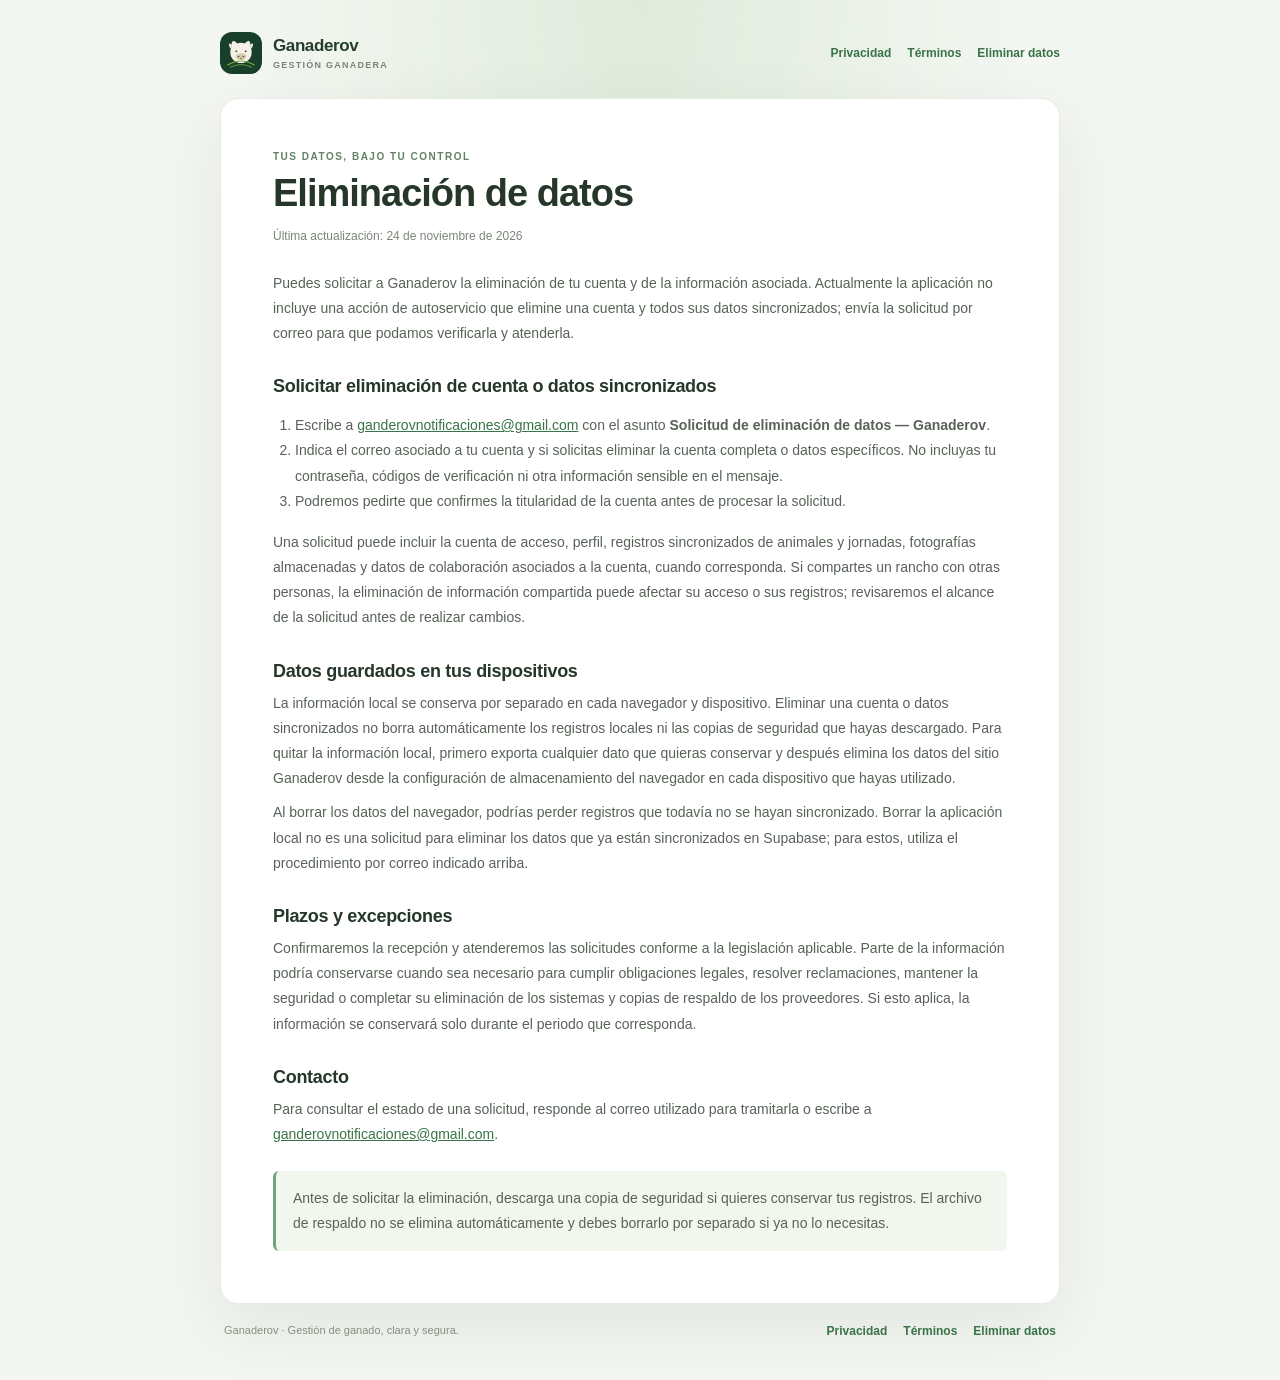
<file: eliminar-datos.html>
<!doctype html>
<html lang="es">
<head>
  <meta charset="utf-8">
  <meta name="viewport" content="width=device-width, initial-scale=1">
  <meta name="theme-color" content="#f3f6f1">
  <meta name="description" content="Aprende a solicitar la eliminación de tu cuenta y datos de Ganaderov, incluida la información guardada en tus dispositivos.">
  <title>Eliminación de datos — Ganaderov</title>
  <link rel="icon" type="image/svg+xml" href="./ganaderov-icon.svg">
  <link rel="stylesheet" href="./legal.css">
</head>
<body>
  <div class="legal-page">
    <header class="legal-header">
      <a class="legal-brand" href="./index.html" aria-label="Ganaderov, inicio">
        <img src="./ganaderov-icon.svg" alt="" width="42" height="42">
        <span><strong>Ganaderov</strong><small>GESTIÓN GANADERA</small></span>
      </a>
      <nav class="legal-nav" aria-label="Documentos legales">
        <a href="./privacidad.html">Privacidad</a>
        <a href="./terminos.html">Términos</a>
        <a href="./eliminar-datos.html" aria-current="page">Eliminar datos</a>
      </nav>
    </header>

    <main class="legal-card">
      <p class="legal-kicker">TUS DATOS, BAJO TU CONTROL</p>
      <h1>Eliminación de datos</h1>
      <p class="legal-updated">Última actualización: 24 de noviembre de 2026</p>
      <div class="legal-content">
        <p class="legal-intro">Puedes solicitar a Ganaderov la eliminación de tu cuenta y de la información asociada. Actualmente la aplicación no incluye una acción de autoservicio que elimine una cuenta y todos sus datos sincronizados; envía la solicitud por correo para que podamos verificarla y atenderla.</p>

        <h2>Solicitar eliminación de cuenta o datos sincronizados</h2>
        <ol>
          <li>Escribe a <a href="mailto:ganderovnotificaciones@gmail.com?subject=Solicitud%20de%20eliminaci%C3%B3n%20de%20datos%20%E2%80%94%20Ganaderov">ganderovnotificaciones@gmail.com</a> con el asunto <strong>Solicitud de eliminación de datos — Ganaderov</strong>.</li>
          <li>Indica el correo asociado a tu cuenta y si solicitas eliminar la cuenta completa o datos específicos. No incluyas tu contraseña, códigos de verificación ni otra información sensible en el mensaje.</li>
          <li>Podremos pedirte que confirmes la titularidad de la cuenta antes de procesar la solicitud.</li>
        </ol>
        <p>Una solicitud puede incluir la cuenta de acceso, perfil, registros sincronizados de animales y jornadas, fotografías almacenadas y datos de colaboración asociados a la cuenta, cuando corresponda. Si compartes un rancho con otras personas, la eliminación de información compartida puede afectar su acceso o sus registros; revisaremos el alcance de la solicitud antes de realizar cambios.</p>

        <h2>Datos guardados en tus dispositivos</h2>
        <p>La información local se conserva por separado en cada navegador y dispositivo. Eliminar una cuenta o datos sincronizados no borra automáticamente los registros locales ni las copias de seguridad que hayas descargado. Para quitar la información local, primero exporta cualquier dato que quieras conservar y después elimina los datos del sitio Ganaderov desde la configuración de almacenamiento del navegador en cada dispositivo que hayas utilizado.</p>
        <p>Al borrar los datos del navegador, podrías perder registros que todavía no se hayan sincronizado. Borrar la aplicación local no es una solicitud para eliminar los datos que ya están sincronizados en Supabase; para estos, utiliza el procedimiento por correo indicado arriba.</p>

        <h2>Plazos y excepciones</h2>
        <p>Confirmaremos la recepción y atenderemos las solicitudes conforme a la legislación aplicable. Parte de la información podría conservarse cuando sea necesario para cumplir obligaciones legales, resolver reclamaciones, mantener la seguridad o completar su eliminación de los sistemas y copias de respaldo de los proveedores. Si esto aplica, la información se conservará solo durante el periodo que corresponda.</p>

        <h2>Contacto</h2>
        <p>Para consultar el estado de una solicitud, responde al correo utilizado para tramitarla o escribe a <a href="mailto:ganderovnotificaciones@gmail.com">ganderovnotificaciones@gmail.com</a>.</p>
        <aside class="legal-callout"><p>Antes de solicitar la eliminación, descarga una copia de seguridad si quieres conservar tus registros. El archivo de respaldo no se elimina automáticamente y debes borrarlo por separado si ya no lo necesitas.</p></aside>
      </div>
    </main>

    <footer class="legal-footer">
      <p>Ganaderov · Gestión de ganado, clara y segura.</p>
      <nav aria-label="Documentos legales">
        <a href="./privacidad.html">Privacidad</a>
        <a href="./terminos.html">Términos</a>
        <a href="./eliminar-datos.html" aria-current="page">Eliminar datos</a>
      </nav>
    </footer>
  </div>
</body>
</html>
</file>
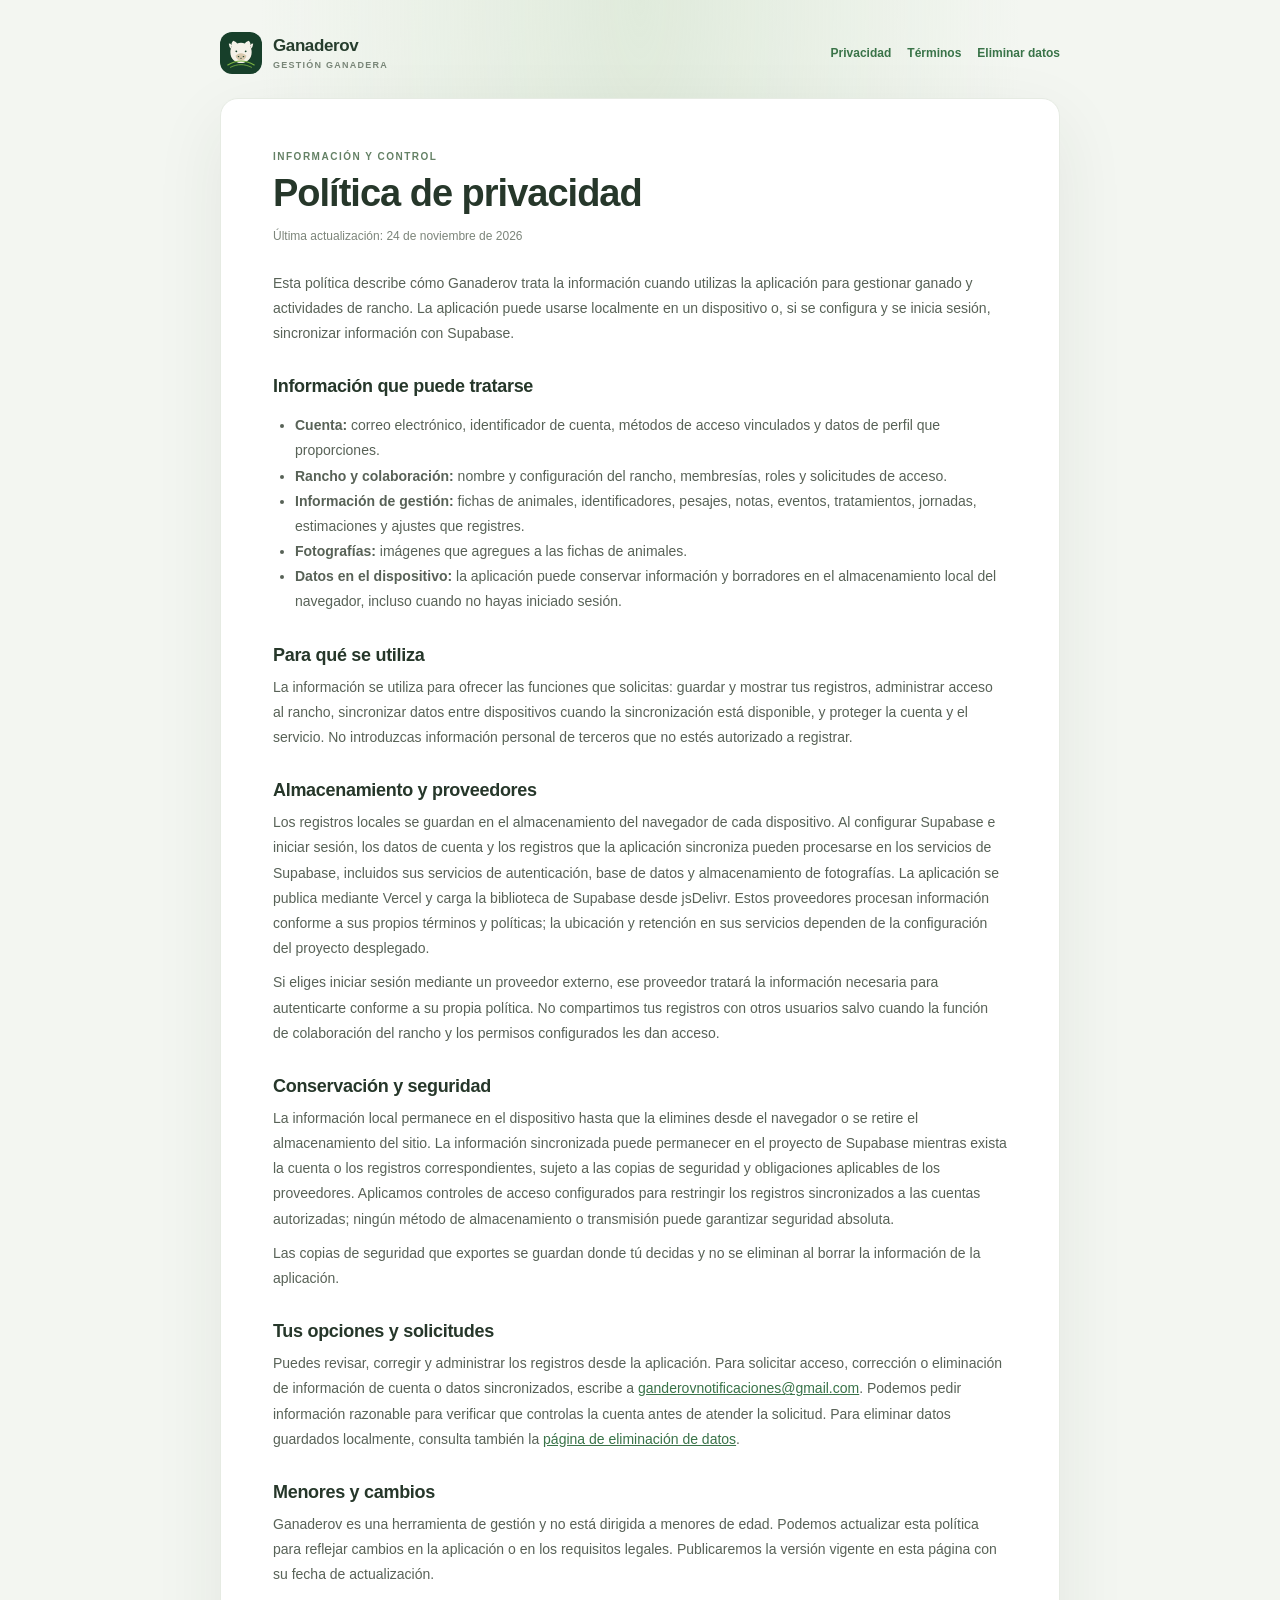
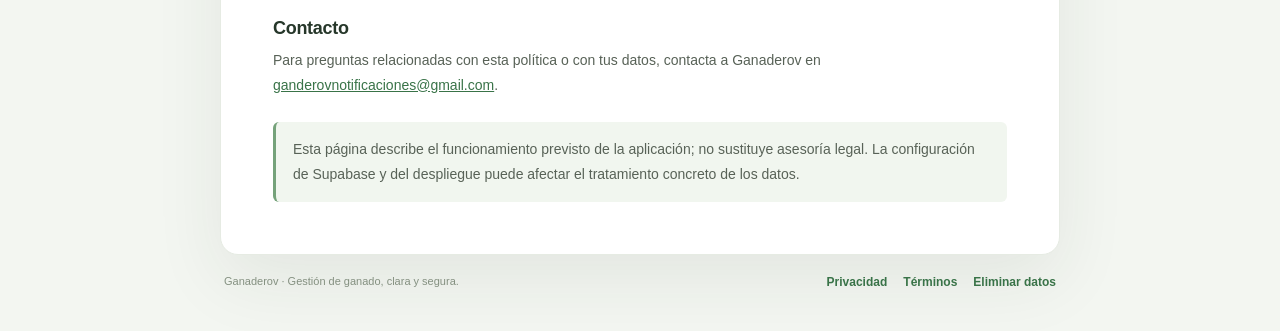
<file: privacidad.html>
<!doctype html>
<html lang="es">
<head>
  <meta charset="utf-8">
  <meta name="viewport" content="width=device-width, initial-scale=1">
  <meta name="theme-color" content="#f3f6f1">
  <meta name="description" content="Conoce qué información utiliza Ganaderov y cómo se almacena, sincroniza y protege.">
  <title>Política de privacidad — Ganaderov</title>
  <link rel="icon" type="image/svg+xml" href="./ganaderov-icon.svg">
  <link rel="stylesheet" href="./legal.css">
</head>
<body>
  <div class="legal-page">
    <header class="legal-header">
      <a class="legal-brand" href="./index.html" aria-label="Ganaderov, inicio">
        <img src="./ganaderov-icon.svg" alt="" width="42" height="42">
        <span><strong>Ganaderov</strong><small>GESTIÓN GANADERA</small></span>
      </a>
      <nav class="legal-nav" aria-label="Documentos legales">
        <a href="./privacidad.html" aria-current="page">Privacidad</a>
        <a href="./terminos.html">Términos</a>
        <a href="./eliminar-datos.html">Eliminar datos</a>
      </nav>
    </header>

    <main class="legal-card">
      <p class="legal-kicker">INFORMACIÓN Y CONTROL</p>
      <h1>Política de privacidad</h1>
      <p class="legal-updated">Última actualización: 24 de noviembre de 2026</p>
      <div class="legal-content">
        <p class="legal-intro">Esta política describe cómo Ganaderov trata la información cuando utilizas la aplicación para gestionar ganado y actividades de rancho. La aplicación puede usarse localmente en un dispositivo o, si se configura y se inicia sesión, sincronizar información con Supabase.</p>

        <h2>Información que puede tratarse</h2>
        <ul>
          <li><strong>Cuenta:</strong> correo electrónico, identificador de cuenta, métodos de acceso vinculados y datos de perfil que proporciones.</li>
          <li><strong>Rancho y colaboración:</strong> nombre y configuración del rancho, membresías, roles y solicitudes de acceso.</li>
          <li><strong>Información de gestión:</strong> fichas de animales, identificadores, pesajes, notas, eventos, tratamientos, jornadas, estimaciones y ajustes que registres.</li>
          <li><strong>Fotografías:</strong> imágenes que agregues a las fichas de animales.</li>
          <li><strong>Datos en el dispositivo:</strong> la aplicación puede conservar información y borradores en el almacenamiento local del navegador, incluso cuando no hayas iniciado sesión.</li>
        </ul>

        <h2>Para qué se utiliza</h2>
        <p>La información se utiliza para ofrecer las funciones que solicitas: guardar y mostrar tus registros, administrar acceso al rancho, sincronizar datos entre dispositivos cuando la sincronización está disponible, y proteger la cuenta y el servicio. No introduzcas información personal de terceros que no estés autorizado a registrar.</p>

        <h2>Almacenamiento y proveedores</h2>
        <p>Los registros locales se guardan en el almacenamiento del navegador de cada dispositivo. Al configurar Supabase e iniciar sesión, los datos de cuenta y los registros que la aplicación sincroniza pueden procesarse en los servicios de Supabase, incluidos sus servicios de autenticación, base de datos y almacenamiento de fotografías. La aplicación se publica mediante Vercel y carga la biblioteca de Supabase desde jsDelivr. Estos proveedores procesan información conforme a sus propios términos y políticas; la ubicación y retención en sus servicios dependen de la configuración del proyecto desplegado.</p>
        <p>Si eliges iniciar sesión mediante un proveedor externo, ese proveedor tratará la información necesaria para autenticarte conforme a su propia política. No compartimos tus registros con otros usuarios salvo cuando la función de colaboración del rancho y los permisos configurados les dan acceso.</p>

        <h2>Conservación y seguridad</h2>
        <p>La información local permanece en el dispositivo hasta que la elimines desde el navegador o se retire el almacenamiento del sitio. La información sincronizada puede permanecer en el proyecto de Supabase mientras exista la cuenta o los registros correspondientes, sujeto a las copias de seguridad y obligaciones aplicables de los proveedores. Aplicamos controles de acceso configurados para restringir los registros sincronizados a las cuentas autorizadas; ningún método de almacenamiento o transmisión puede garantizar seguridad absoluta.</p>
        <p>Las copias de seguridad que exportes se guardan donde tú decidas y no se eliminan al borrar la información de la aplicación.</p>

        <h2>Tus opciones y solicitudes</h2>
        <p>Puedes revisar, corregir y administrar los registros desde la aplicación. Para solicitar acceso, corrección o eliminación de información de cuenta o datos sincronizados, escribe a <a href="mailto:ganderovnotificaciones@gmail.com">ganderovnotificaciones@gmail.com</a>. Podemos pedir información razonable para verificar que controlas la cuenta antes de atender la solicitud. Para eliminar datos guardados localmente, consulta también la <a href="./eliminar-datos.html">página de eliminación de datos</a>.</p>

        <h2>Menores y cambios</h2>
        <p>Ganaderov es una herramienta de gestión y no está dirigida a menores de edad. Podemos actualizar esta política para reflejar cambios en la aplicación o en los requisitos legales. Publicaremos la versión vigente en esta página con su fecha de actualización.</p>

        <h2>Contacto</h2>
        <p>Para preguntas relacionadas con esta política o con tus datos, contacta a Ganaderov en <a href="mailto:ganderovnotificaciones@gmail.com">ganderovnotificaciones@gmail.com</a>.</p>
        <aside class="legal-callout"><p>Esta página describe el funcionamiento previsto de la aplicación; no sustituye asesoría legal. La configuración de Supabase y del despliegue puede afectar el tratamiento concreto de los datos.</p></aside>
      </div>
    </main>

    <footer class="legal-footer">
      <p>Ganaderov · Gestión de ganado, clara y segura.</p>
      <nav aria-label="Documentos legales">
        <a href="./privacidad.html" aria-current="page">Privacidad</a>
        <a href="./terminos.html">Términos</a>
        <a href="./eliminar-datos.html">Eliminar datos</a>
      </nav>
    </footer>
  </div>
</body>
</html>
</file>
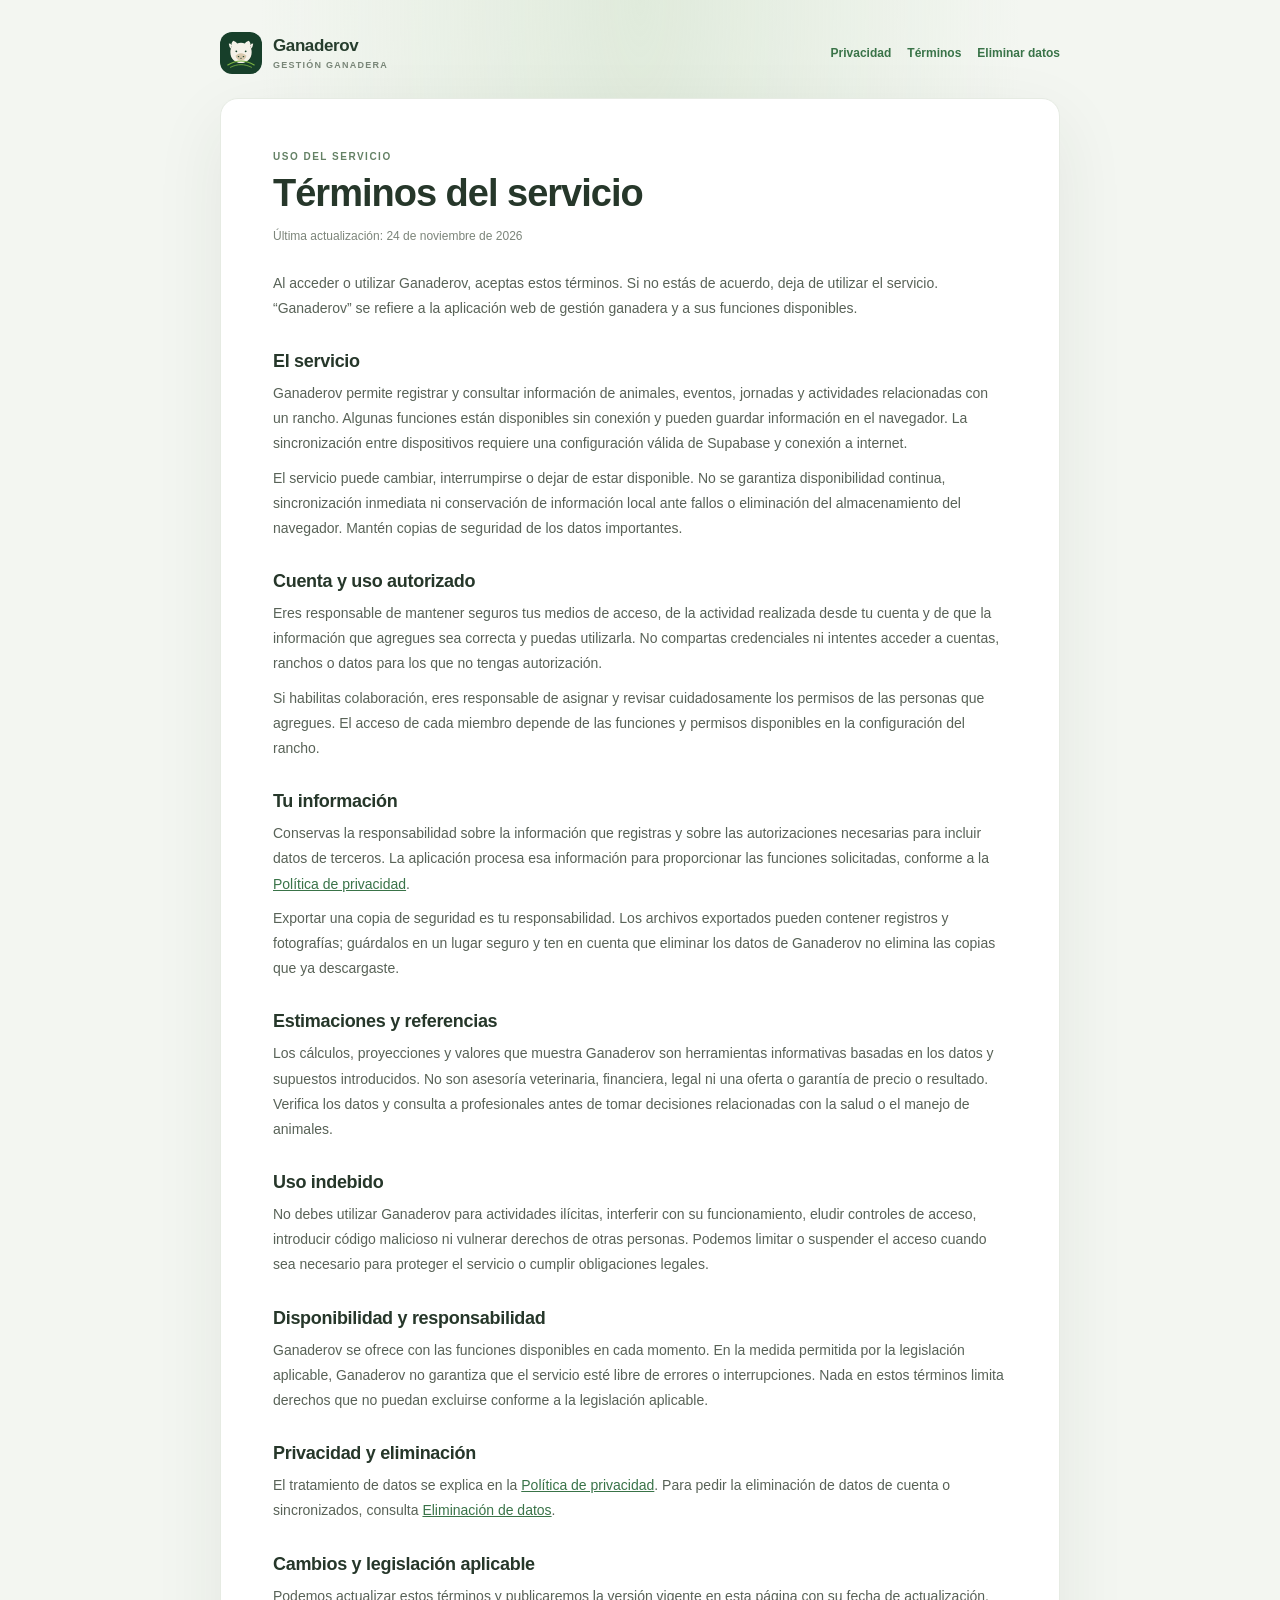
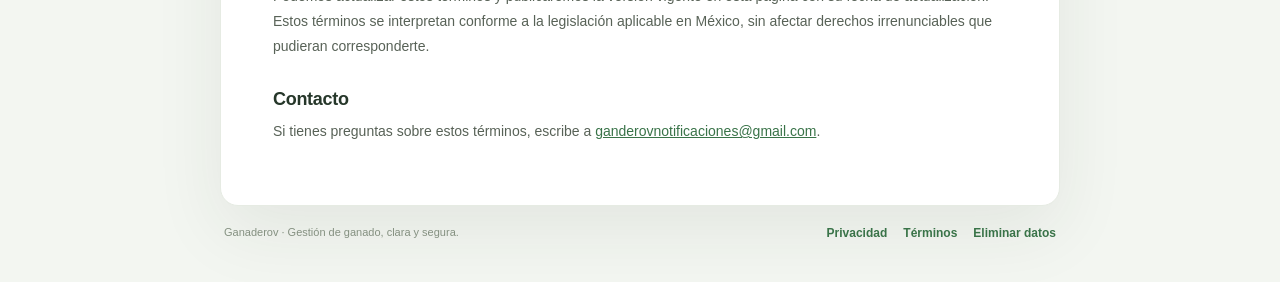
<file: terminos.html>
<!doctype html>
<html lang="es">
<head>
  <meta charset="utf-8">
  <meta name="viewport" content="width=device-width, initial-scale=1">
  <meta name="theme-color" content="#f3f6f1">
  <meta name="description" content="Consulta las condiciones de uso de Ganaderov.">
  <title>Términos del servicio — Ganaderov</title>
  <link rel="icon" type="image/svg+xml" href="./ganaderov-icon.svg">
  <link rel="stylesheet" href="./legal.css">
</head>
<body>
  <div class="legal-page">
    <header class="legal-header">
      <a class="legal-brand" href="./index.html" aria-label="Ganaderov, inicio">
        <img src="./ganaderov-icon.svg" alt="" width="42" height="42">
        <span><strong>Ganaderov</strong><small>GESTIÓN GANADERA</small></span>
      </a>
      <nav class="legal-nav" aria-label="Documentos legales">
        <a href="./privacidad.html">Privacidad</a>
        <a href="./terminos.html" aria-current="page">Términos</a>
        <a href="./eliminar-datos.html">Eliminar datos</a>
      </nav>
    </header>

    <main class="legal-card">
      <p class="legal-kicker">USO DEL SERVICIO</p>
      <h1>Términos del servicio</h1>
      <p class="legal-updated">Última actualización: 24 de noviembre de 2026</p>
      <div class="legal-content">
        <p class="legal-intro">Al acceder o utilizar Ganaderov, aceptas estos términos. Si no estás de acuerdo, deja de utilizar el servicio. “Ganaderov” se refiere a la aplicación web de gestión ganadera y a sus funciones disponibles.</p>

        <h2>El servicio</h2>
        <p>Ganaderov permite registrar y consultar información de animales, eventos, jornadas y actividades relacionadas con un rancho. Algunas funciones están disponibles sin conexión y pueden guardar información en el navegador. La sincronización entre dispositivos requiere una configuración válida de Supabase y conexión a internet.</p>
        <p>El servicio puede cambiar, interrumpirse o dejar de estar disponible. No se garantiza disponibilidad continua, sincronización inmediata ni conservación de información local ante fallos o eliminación del almacenamiento del navegador. Mantén copias de seguridad de los datos importantes.</p>

        <h2>Cuenta y uso autorizado</h2>
        <p>Eres responsable de mantener seguros tus medios de acceso, de la actividad realizada desde tu cuenta y de que la información que agregues sea correcta y puedas utilizarla. No compartas credenciales ni intentes acceder a cuentas, ranchos o datos para los que no tengas autorización.</p>
        <p>Si habilitas colaboración, eres responsable de asignar y revisar cuidadosamente los permisos de las personas que agregues. El acceso de cada miembro depende de las funciones y permisos disponibles en la configuración del rancho.</p>

        <h2>Tu información</h2>
        <p>Conservas la responsabilidad sobre la información que registras y sobre las autorizaciones necesarias para incluir datos de terceros. La aplicación procesa esa información para proporcionar las funciones solicitadas, conforme a la <a href="./privacidad.html">Política de privacidad</a>.</p>
        <p>Exportar una copia de seguridad es tu responsabilidad. Los archivos exportados pueden contener registros y fotografías; guárdalos en un lugar seguro y ten en cuenta que eliminar los datos de Ganaderov no elimina las copias que ya descargaste.</p>

        <h2>Estimaciones y referencias</h2>
        <p>Los cálculos, proyecciones y valores que muestra Ganaderov son herramientas informativas basadas en los datos y supuestos introducidos. No son asesoría veterinaria, financiera, legal ni una oferta o garantía de precio o resultado. Verifica los datos y consulta a profesionales antes de tomar decisiones relacionadas con la salud o el manejo de animales.</p>

        <h2>Uso indebido</h2>
        <p>No debes utilizar Ganaderov para actividades ilícitas, interferir con su funcionamiento, eludir controles de acceso, introducir código malicioso ni vulnerar derechos de otras personas. Podemos limitar o suspender el acceso cuando sea necesario para proteger el servicio o cumplir obligaciones legales.</p>

        <h2>Disponibilidad y responsabilidad</h2>
        <p>Ganaderov se ofrece con las funciones disponibles en cada momento. En la medida permitida por la legislación aplicable, Ganaderov no garantiza que el servicio esté libre de errores o interrupciones. Nada en estos términos limita derechos que no puedan excluirse conforme a la legislación aplicable.</p>

        <h2>Privacidad y eliminación</h2>
        <p>El tratamiento de datos se explica en la <a href="./privacidad.html">Política de privacidad</a>. Para pedir la eliminación de datos de cuenta o sincronizados, consulta <a href="./eliminar-datos.html">Eliminación de datos</a>.</p>

        <h2>Cambios y legislación aplicable</h2>
        <p>Podemos actualizar estos términos y publicaremos la versión vigente en esta página con su fecha de actualización. Estos términos se interpretan conforme a la legislación aplicable en México, sin afectar derechos irrenunciables que pudieran corresponderte.</p>

        <h2>Contacto</h2>
        <p>Si tienes preguntas sobre estos términos, escribe a <a href="mailto:ganderovnotificaciones@gmail.com">ganderovnotificaciones@gmail.com</a>.</p>
      </div>
    </main>

    <footer class="legal-footer">
      <p>Ganaderov · Gestión de ganado, clara y segura.</p>
      <nav aria-label="Documentos legales">
        <a href="./privacidad.html">Privacidad</a>
        <a href="./terminos.html" aria-current="page">Términos</a>
        <a href="./eliminar-datos.html">Eliminar datos</a>
      </nav>
    </footer>
  </div>
</body>
</html>
</file>
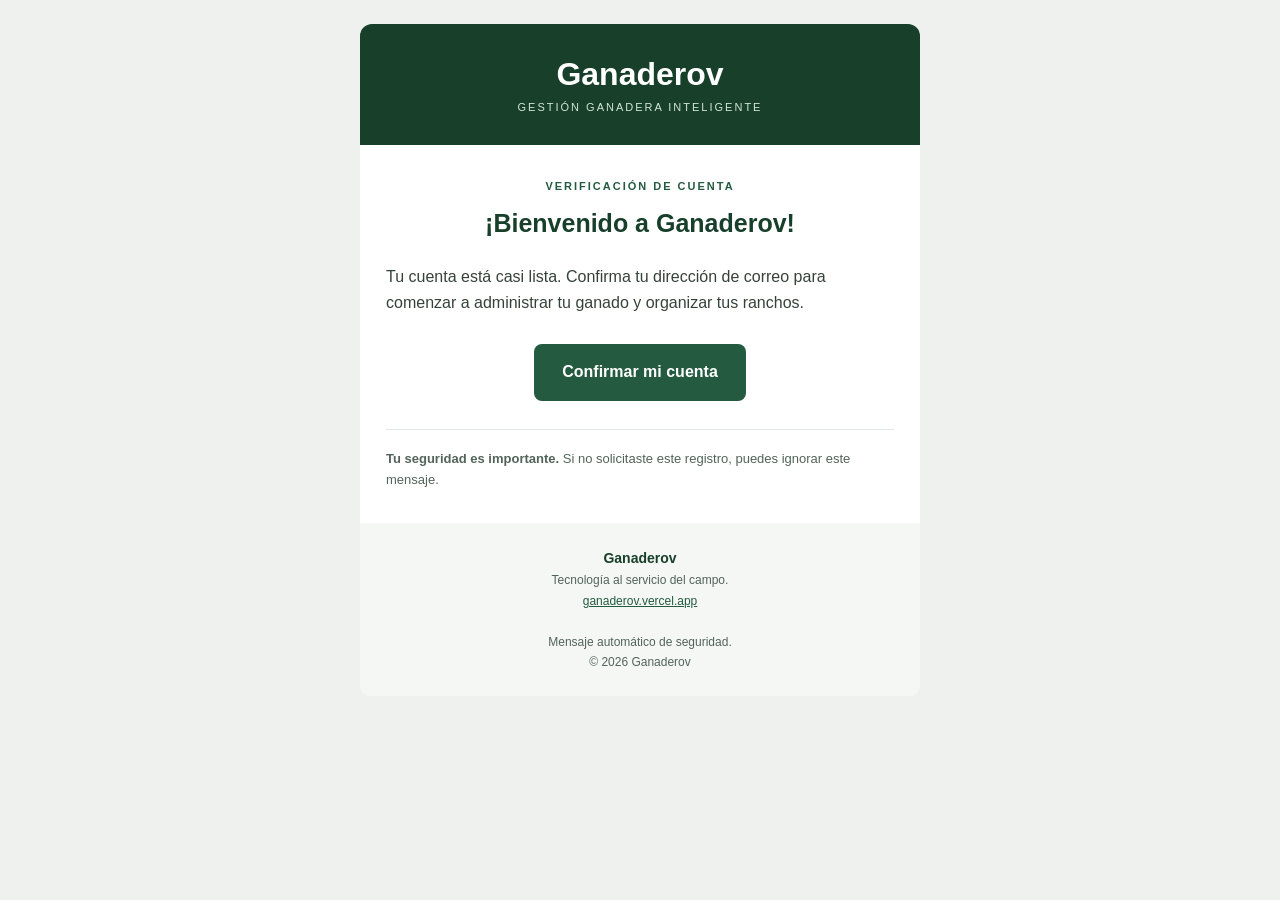
<file: plantillas_correo/01-confirm-sign-up.html>
<!doctype html>
<html lang="es"><head><meta charset="utf-8"><meta name="viewport" content="width=device-width, initial-scale=1"><title>¡Bienvenido a Ganaderov! Confirma tu cuenta</title></head>
<body style="margin:0;padding:0;background:#eef1ed;font-family:Arial,Helvetica,sans-serif;color:#35423a;">
<table role="presentation" width="100%" cellspacing="0" cellpadding="0" bgcolor="#eef1ed"><tr><td align="center" style="padding:24px 12px;">
<!--[if mso]><table role="presentation" width="560"><tr><td><![endif]-->
<table role="presentation" width="100%" cellspacing="0" cellpadding="0" bgcolor="#ffffff" style="max-width:560px;border-radius:12px;overflow:hidden;">
<tr><td bgcolor="#173f2a" align="center" style="padding:32px 24px;color:#ffffff;"><div style="font-size:32px;font-weight:bold;">Ganaderov</div><div style="font-size:11px;letter-spacing:2px;color:#d4e5d8;margin-top:8px;">GESTIÓN GANADERA INTELIGENTE</div></td></tr>
<tr><td style="padding:32px 26px;line-height:1.65;"><p style="margin:0 0 12px;text-align:center;color:#245b40;font-weight:bold;font-size:11px;letter-spacing:2px;">VERIFICACIÓN DE CUENTA</p>
<h1 style="margin:0 0 24px;text-align:center;font-size:25px;line-height:1.3;color:#173f2a;">¡Bienvenido a Ganaderov!</h1>
<p style="margin:0 0 16px;font-size:16px;">Tu cuenta está casi lista. Confirma tu dirección de correo para comenzar a administrar tu ganado y organizar tus ranchos.</p><table role="presentation" cellspacing="0" cellpadding="0" align="center" style="margin:28px auto;"><tr><td bgcolor="#245b40" style="border-radius:8px;text-align:center;"><a href="{{ .ConfirmationURL }}" style="display:inline-block;padding:15px 28px;color:#ffffff;font-size:16px;font-weight:bold;text-decoration:none;">Confirmar mi cuenta</a></td></tr></table>
<div style="border-top:1px solid #e1e7e1;padding-top:18px;margin-top:24px;"><p style="margin:0;font-size:13px;color:#526459;"><strong>Tu seguridad es importante.</strong> Si no solicitaste este registro, puedes ignorar este mensaje.</p></div></td></tr>
<tr><td bgcolor="#f5f7f5" align="center" style="padding:24px;font-size:12px;line-height:1.7;color:#526459;"><strong style="color:#173f2a;font-size:14px;">Ganaderov</strong><br>Tecnología al servicio del campo.<br><a href="https://ganaderov.vercel.app/" style="color:#245b40;">ganaderov.vercel.app</a><br><br>Mensaje automático de seguridad.<br>© 2026 Ganaderov</td></tr>
</table><!--[if mso]></td></tr></table><![endif]-->
</td></tr></table></body></html>
</file>
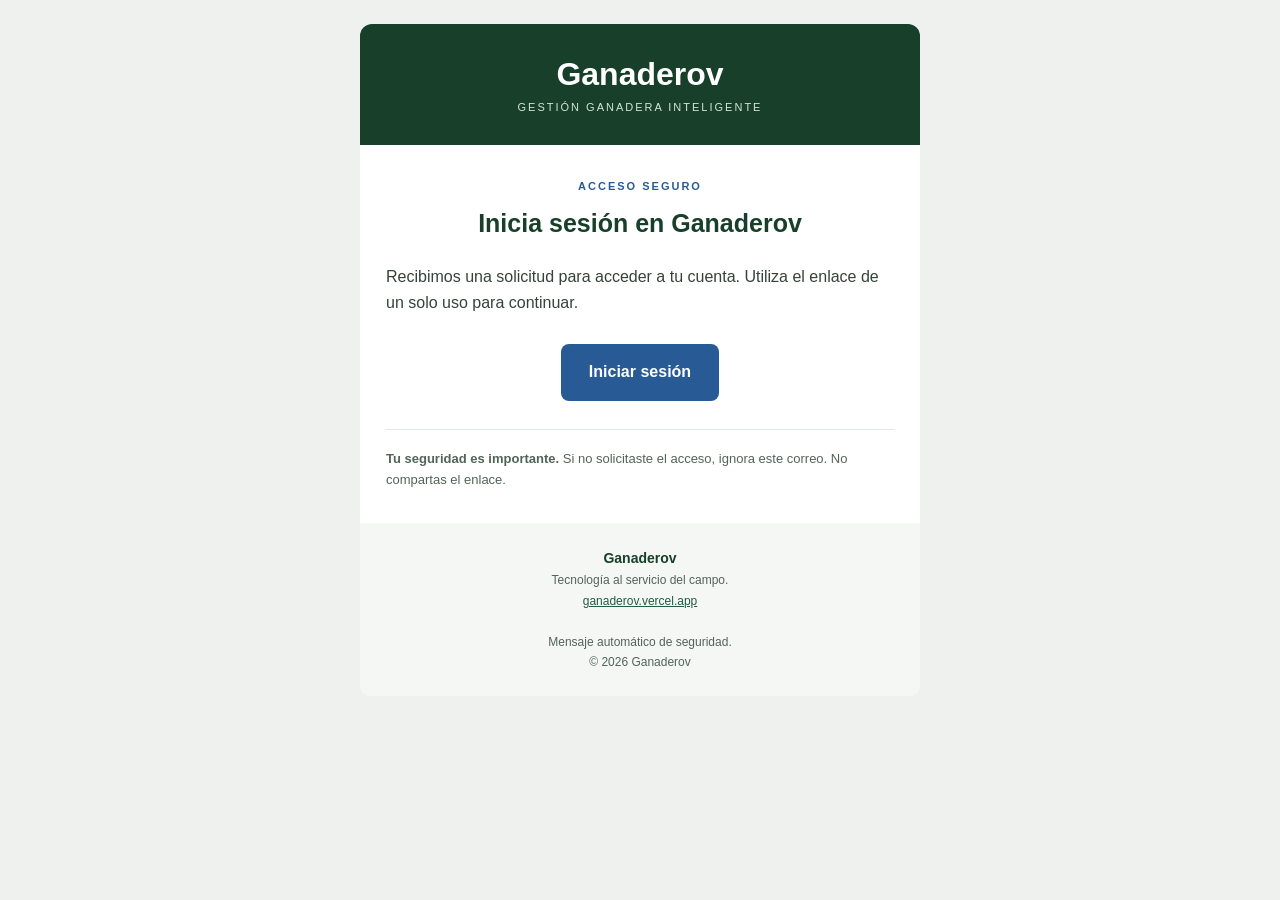
<file: plantillas_correo/02-magic-link.html>
<!doctype html>
<html lang="es"><head><meta charset="utf-8"><meta name="viewport" content="width=device-width, initial-scale=1"><title>Ganaderov | Tu acceso seguro</title></head>
<body style="margin:0;padding:0;background:#eef1ed;font-family:Arial,Helvetica,sans-serif;color:#35423a;">
<table role="presentation" width="100%" cellspacing="0" cellpadding="0" bgcolor="#eef1ed"><tr><td align="center" style="padding:24px 12px;">
<!--[if mso]><table role="presentation" width="560"><tr><td><![endif]-->
<table role="presentation" width="100%" cellspacing="0" cellpadding="0" bgcolor="#ffffff" style="max-width:560px;border-radius:12px;overflow:hidden;">
<tr><td bgcolor="#173f2a" align="center" style="padding:32px 24px;color:#ffffff;"><div style="font-size:32px;font-weight:bold;">Ganaderov</div><div style="font-size:11px;letter-spacing:2px;color:#d4e5d8;margin-top:8px;">GESTIÓN GANADERA INTELIGENTE</div></td></tr>
<tr><td style="padding:32px 26px;line-height:1.65;"><p style="margin:0 0 12px;text-align:center;color:#285b96;font-weight:bold;font-size:11px;letter-spacing:2px;">ACCESO SEGURO</p>
<h1 style="margin:0 0 24px;text-align:center;font-size:25px;line-height:1.3;color:#173f2a;">Inicia sesión en Ganaderov</h1>
<p style="margin:0 0 16px;font-size:16px;">Recibimos una solicitud para acceder a tu cuenta. Utiliza el enlace de un solo uso para continuar.</p><table role="presentation" cellspacing="0" cellpadding="0" align="center" style="margin:28px auto;"><tr><td bgcolor="#285b96" style="border-radius:8px;text-align:center;"><a href="{{ .ConfirmationURL }}" style="display:inline-block;padding:15px 28px;color:#ffffff;font-size:16px;font-weight:bold;text-decoration:none;">Iniciar sesión</a></td></tr></table>
<div style="border-top:1px solid #e1e7e1;padding-top:18px;margin-top:24px;"><p style="margin:0;font-size:13px;color:#526459;"><strong>Tu seguridad es importante.</strong> Si no solicitaste el acceso, ignora este correo. No compartas el enlace.</p></div></td></tr>
<tr><td bgcolor="#f5f7f5" align="center" style="padding:24px;font-size:12px;line-height:1.7;color:#526459;"><strong style="color:#173f2a;font-size:14px;">Ganaderov</strong><br>Tecnología al servicio del campo.<br><a href="https://ganaderov.vercel.app/" style="color:#245b40;">ganaderov.vercel.app</a><br><br>Mensaje automático de seguridad.<br>© 2026 Ganaderov</td></tr>
</table><!--[if mso]></td></tr></table><![endif]-->
</td></tr></table></body></html>
</file>
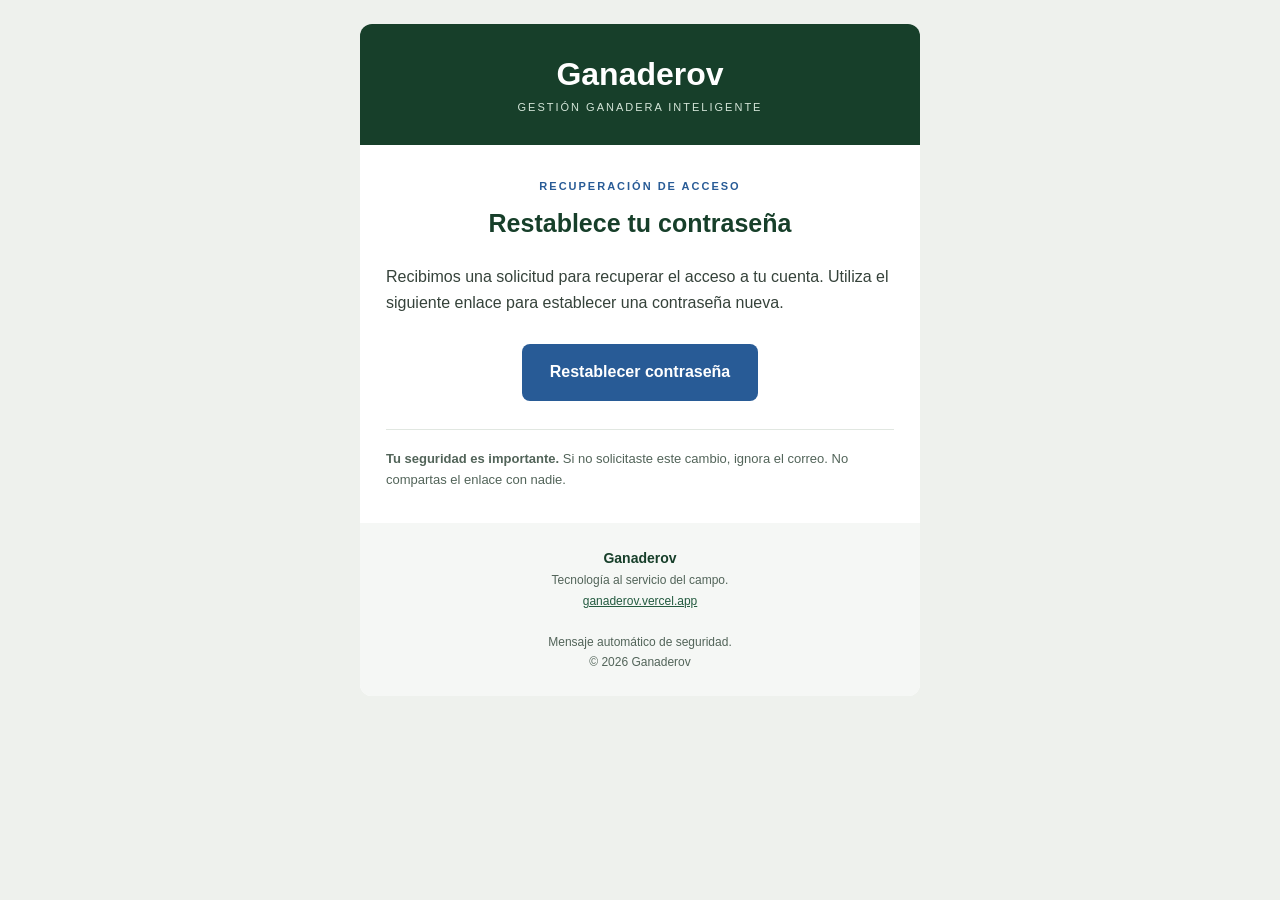
<file: plantillas_correo/04-reset-password.html>
<!doctype html>
<html lang="es"><head><meta charset="utf-8"><meta name="viewport" content="width=device-width, initial-scale=1"><title>Ganaderov | Restablece tu contraseña</title></head>
<body style="margin:0;padding:0;background:#eef1ed;font-family:Arial,Helvetica,sans-serif;color:#35423a;">
<table role="presentation" width="100%" cellspacing="0" cellpadding="0" bgcolor="#eef1ed"><tr><td align="center" style="padding:24px 12px;">
<!--[if mso]><table role="presentation" width="560"><tr><td><![endif]-->
<table role="presentation" width="100%" cellspacing="0" cellpadding="0" bgcolor="#ffffff" style="max-width:560px;border-radius:12px;overflow:hidden;">
<tr><td bgcolor="#173f2a" align="center" style="padding:32px 24px;color:#ffffff;"><div style="font-size:32px;font-weight:bold;">Ganaderov</div><div style="font-size:11px;letter-spacing:2px;color:#d4e5d8;margin-top:8px;">GESTIÓN GANADERA INTELIGENTE</div></td></tr>
<tr><td style="padding:32px 26px;line-height:1.65;"><p style="margin:0 0 12px;text-align:center;color:#285b96;font-weight:bold;font-size:11px;letter-spacing:2px;">RECUPERACIÓN DE ACCESO</p>
<h1 style="margin:0 0 24px;text-align:center;font-size:25px;line-height:1.3;color:#173f2a;">Restablece tu contraseña</h1>
<p style="margin:0 0 16px;font-size:16px;">Recibimos una solicitud para recuperar el acceso a tu cuenta. Utiliza el siguiente enlace para establecer una contraseña nueva.</p><table role="presentation" cellspacing="0" cellpadding="0" align="center" style="margin:28px auto;"><tr><td bgcolor="#285b96" style="border-radius:8px;text-align:center;"><a href="{{ .ConfirmationURL }}" style="display:inline-block;padding:15px 28px;color:#ffffff;font-size:16px;font-weight:bold;text-decoration:none;">Restablecer contraseña</a></td></tr></table>
<div style="border-top:1px solid #e1e7e1;padding-top:18px;margin-top:24px;"><p style="margin:0;font-size:13px;color:#526459;"><strong>Tu seguridad es importante.</strong> Si no solicitaste este cambio, ignora el correo. No compartas el enlace con nadie.</p></div></td></tr>
<tr><td bgcolor="#f5f7f5" align="center" style="padding:24px;font-size:12px;line-height:1.7;color:#526459;"><strong style="color:#173f2a;font-size:14px;">Ganaderov</strong><br>Tecnología al servicio del campo.<br><a href="https://ganaderov.vercel.app/" style="color:#245b40;">ganaderov.vercel.app</a><br><br>Mensaje automático de seguridad.<br>© 2026 Ganaderov</td></tr>
</table><!--[if mso]></td></tr></table><![endif]-->
</td></tr></table></body></html>
</file>
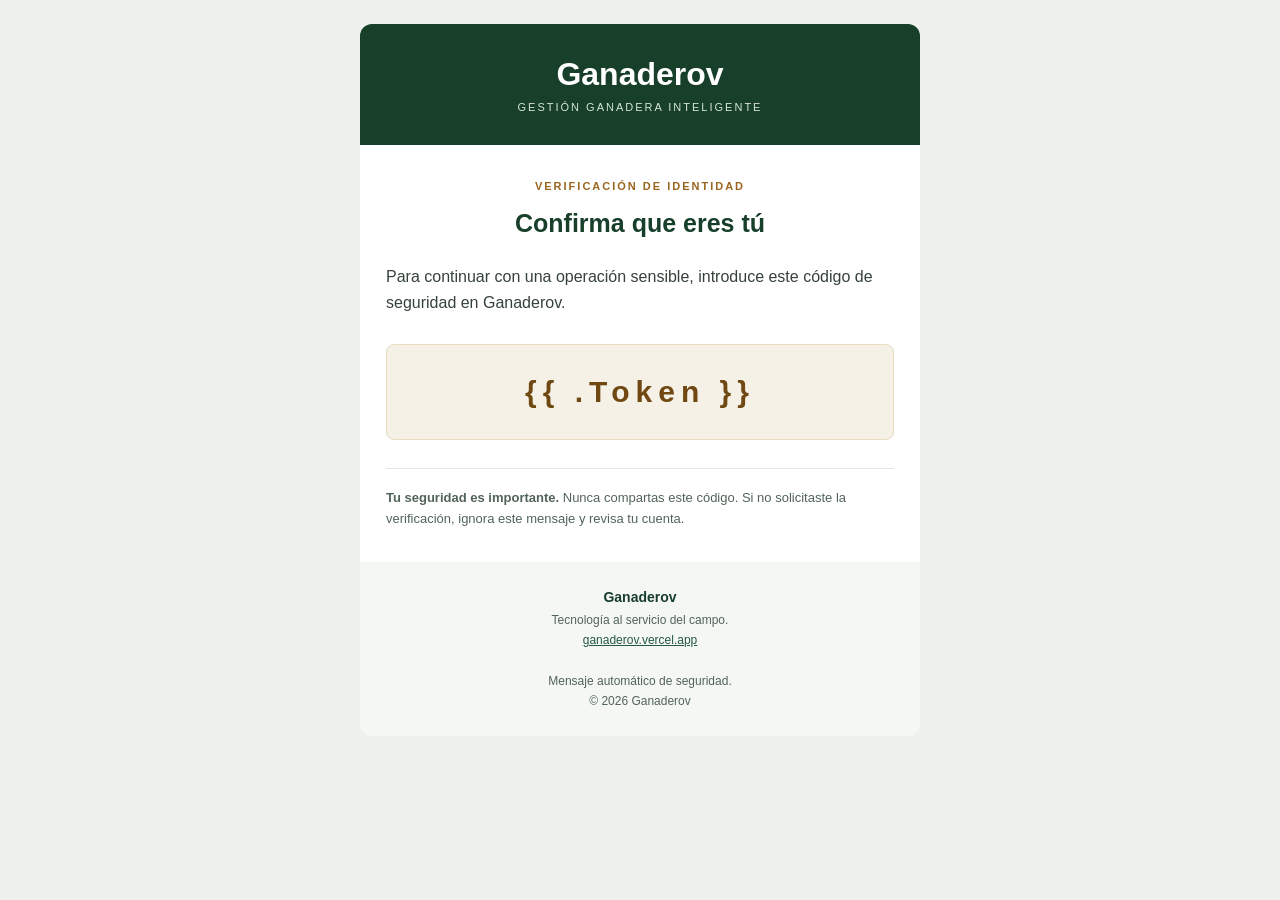
<file: plantillas_correo/05-reauthentication.html>
<!doctype html>
<html lang="es"><head><meta charset="utf-8"><meta name="viewport" content="width=device-width, initial-scale=1"><title>Ganaderov | Código de verificación de identidad</title></head>
<body style="margin:0;padding:0;background:#eef1ed;font-family:Arial,Helvetica,sans-serif;color:#35423a;">
<table role="presentation" width="100%" cellspacing="0" cellpadding="0" bgcolor="#eef1ed"><tr><td align="center" style="padding:24px 12px;">
<!--[if mso]><table role="presentation" width="560"><tr><td><![endif]-->
<table role="presentation" width="100%" cellspacing="0" cellpadding="0" bgcolor="#ffffff" style="max-width:560px;border-radius:12px;overflow:hidden;">
<tr><td bgcolor="#173f2a" align="center" style="padding:32px 24px;color:#ffffff;"><div style="font-size:32px;font-weight:bold;">Ganaderov</div><div style="font-size:11px;letter-spacing:2px;color:#d4e5d8;margin-top:8px;">GESTIÓN GANADERA INTELIGENTE</div></td></tr>
<tr><td style="padding:32px 26px;line-height:1.65;"><p style="margin:0 0 12px;text-align:center;color:#99651f;font-weight:bold;font-size:11px;letter-spacing:2px;">VERIFICACIÓN DE IDENTIDAD</p>
<h1 style="margin:0 0 24px;text-align:center;font-size:25px;line-height:1.3;color:#173f2a;">Confirma que eres tú</h1>
<p style="margin:0 0 16px;font-size:16px;">Para continuar con una operación sensible, introduce este código de seguridad en Ganaderov.</p><div style="margin:28px 0;padding:22px;background:#f5f1e7;border:1px solid #e9dcc3;border-radius:8px;text-align:center;font-size:30px;letter-spacing:6px;font-weight:bold;color:#704812;">{{ .Token }}</div>
<div style="border-top:1px solid #e1e7e1;padding-top:18px;margin-top:24px;"><p style="margin:0;font-size:13px;color:#526459;"><strong>Tu seguridad es importante.</strong> Nunca compartas este código. Si no solicitaste la verificación, ignora este mensaje y revisa tu cuenta.</p></div></td></tr>
<tr><td bgcolor="#f5f7f5" align="center" style="padding:24px;font-size:12px;line-height:1.7;color:#526459;"><strong style="color:#173f2a;font-size:14px;">Ganaderov</strong><br>Tecnología al servicio del campo.<br><a href="https://ganaderov.vercel.app/" style="color:#245b40;">ganaderov.vercel.app</a><br><br>Mensaje automático de seguridad.<br>© 2026 Ganaderov</td></tr>
</table><!--[if mso]></td></tr></table><![endif]-->
</td></tr></table></body></html>
</file>
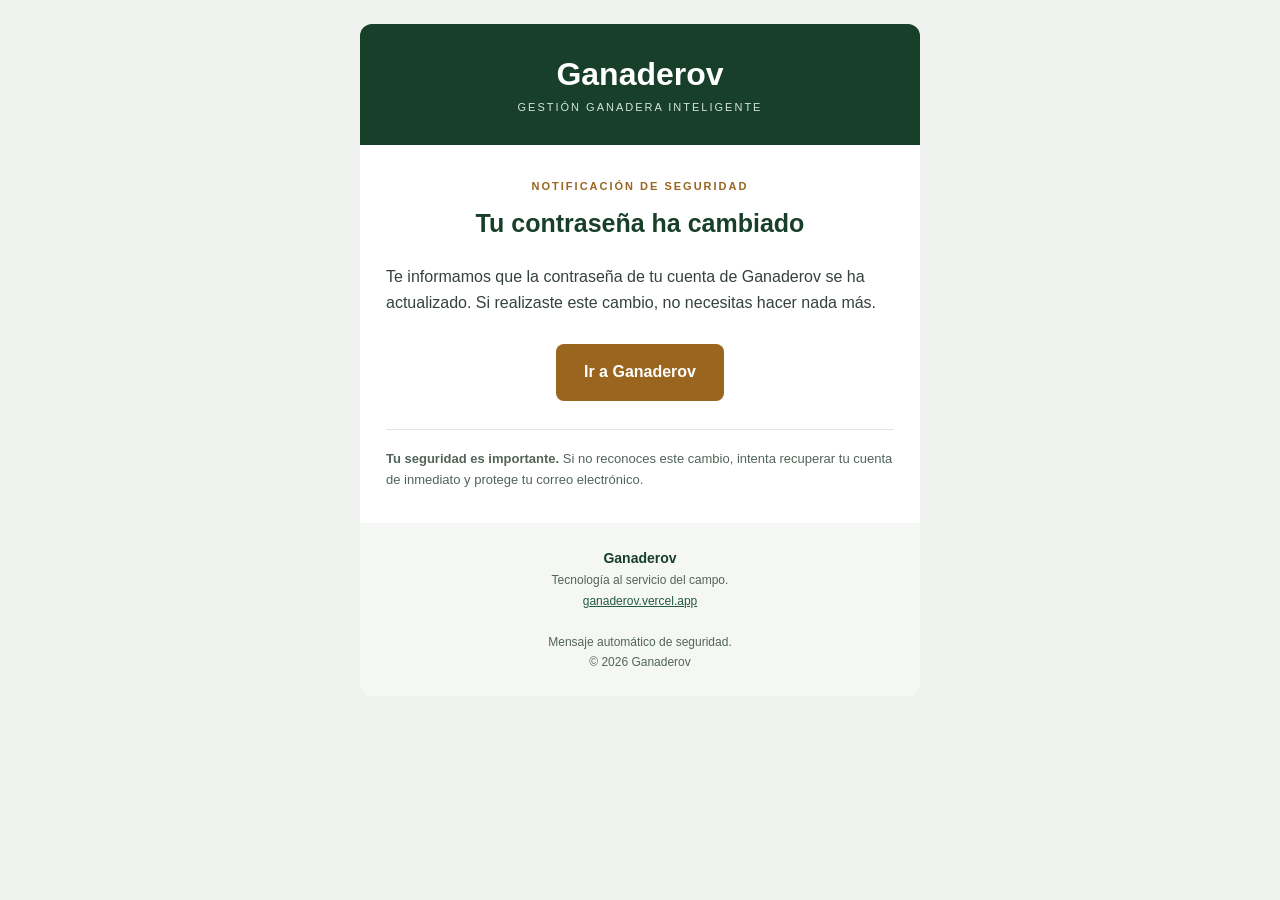
<file: plantillas_correo/06-password-changed.html>
<!doctype html>
<html lang="es"><head><meta charset="utf-8"><meta name="viewport" content="width=device-width, initial-scale=1"><title>Ganaderov | Tu contraseña ha sido actualizada</title></head>
<body style="margin:0;padding:0;background:#eef1ed;font-family:Arial,Helvetica,sans-serif;color:#35423a;">
<table role="presentation" width="100%" cellspacing="0" cellpadding="0" bgcolor="#eef1ed"><tr><td align="center" style="padding:24px 12px;">
<!--[if mso]><table role="presentation" width="560"><tr><td><![endif]-->
<table role="presentation" width="100%" cellspacing="0" cellpadding="0" bgcolor="#ffffff" style="max-width:560px;border-radius:12px;overflow:hidden;">
<tr><td bgcolor="#173f2a" align="center" style="padding:32px 24px;color:#ffffff;"><div style="font-size:32px;font-weight:bold;">Ganaderov</div><div style="font-size:11px;letter-spacing:2px;color:#d4e5d8;margin-top:8px;">GESTIÓN GANADERA INTELIGENTE</div></td></tr>
<tr><td style="padding:32px 26px;line-height:1.65;"><p style="margin:0 0 12px;text-align:center;color:#99651f;font-weight:bold;font-size:11px;letter-spacing:2px;">NOTIFICACIÓN DE SEGURIDAD</p>
<h1 style="margin:0 0 24px;text-align:center;font-size:25px;line-height:1.3;color:#173f2a;">Tu contraseña ha cambiado</h1>
<p style="margin:0 0 16px;font-size:16px;">Te informamos que la contraseña de tu cuenta de Ganaderov se ha actualizado. Si realizaste este cambio, no necesitas hacer nada más.</p><table role="presentation" cellspacing="0" cellpadding="0" align="center" style="margin:28px auto;"><tr><td bgcolor="#99651f" style="border-radius:8px;text-align:center;"><a href="https://ganaderov.vercel.app/" style="display:inline-block;padding:15px 28px;color:#ffffff;font-size:16px;font-weight:bold;text-decoration:none;">Ir a Ganaderov</a></td></tr></table>
<div style="border-top:1px solid #e1e7e1;padding-top:18px;margin-top:24px;"><p style="margin:0;font-size:13px;color:#526459;"><strong>Tu seguridad es importante.</strong> Si no reconoces este cambio, intenta recuperar tu cuenta de inmediato y protege tu correo electrónico.</p></div></td></tr>
<tr><td bgcolor="#f5f7f5" align="center" style="padding:24px;font-size:12px;line-height:1.7;color:#526459;"><strong style="color:#173f2a;font-size:14px;">Ganaderov</strong><br>Tecnología al servicio del campo.<br><a href="https://ganaderov.vercel.app/" style="color:#245b40;">ganaderov.vercel.app</a><br><br>Mensaje automático de seguridad.<br>© 2026 Ganaderov</td></tr>
</table><!--[if mso]></td></tr></table><![endif]-->
</td></tr></table></body></html>
</file>
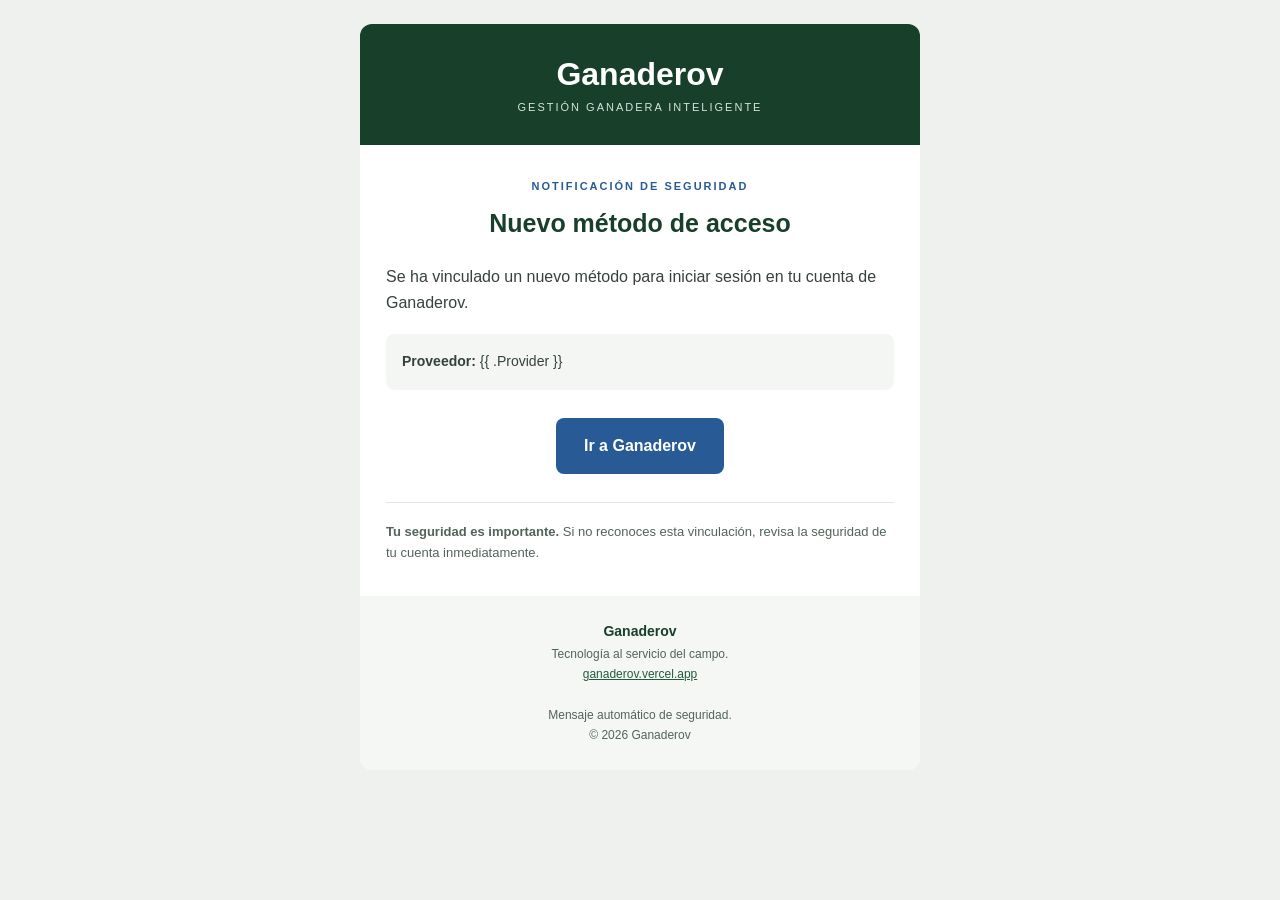
<file: plantillas_correo/09-sign-in-linked.html>
<!doctype html>
<html lang="es"><head><meta charset="utf-8"><meta name="viewport" content="width=device-width, initial-scale=1"><title>Ganaderov | Nuevo método de acceso vinculado</title></head>
<body style="margin:0;padding:0;background:#eef1ed;font-family:Arial,Helvetica,sans-serif;color:#35423a;">
<table role="presentation" width="100%" cellspacing="0" cellpadding="0" bgcolor="#eef1ed"><tr><td align="center" style="padding:24px 12px;">
<!--[if mso]><table role="presentation" width="560"><tr><td><![endif]-->
<table role="presentation" width="100%" cellspacing="0" cellpadding="0" bgcolor="#ffffff" style="max-width:560px;border-radius:12px;overflow:hidden;">
<tr><td bgcolor="#173f2a" align="center" style="padding:32px 24px;color:#ffffff;"><div style="font-size:32px;font-weight:bold;">Ganaderov</div><div style="font-size:11px;letter-spacing:2px;color:#d4e5d8;margin-top:8px;">GESTIÓN GANADERA INTELIGENTE</div></td></tr>
<tr><td style="padding:32px 26px;line-height:1.65;"><p style="margin:0 0 12px;text-align:center;color:#285b96;font-weight:bold;font-size:11px;letter-spacing:2px;">NOTIFICACIÓN DE SEGURIDAD</p>
<h1 style="margin:0 0 24px;text-align:center;font-size:25px;line-height:1.3;color:#173f2a;">Nuevo método de acceso</h1>
<p style="margin:0 0 16px;font-size:16px;">Se ha vinculado un nuevo método para iniciar sesión en tu cuenta de Ganaderov.</p><div style="background:#f4f6f4;border-radius:8px;padding:16px;margin:18px 0;overflow-wrap:anywhere;font-size:14px;"><strong>Proveedor:</strong> {{ .Provider }}</div><table role="presentation" cellspacing="0" cellpadding="0" align="center" style="margin:28px auto;"><tr><td bgcolor="#285b96" style="border-radius:8px;text-align:center;"><a href="https://ganaderov.vercel.app/" style="display:inline-block;padding:15px 28px;color:#ffffff;font-size:16px;font-weight:bold;text-decoration:none;">Ir a Ganaderov</a></td></tr></table>
<div style="border-top:1px solid #e1e7e1;padding-top:18px;margin-top:24px;"><p style="margin:0;font-size:13px;color:#526459;"><strong>Tu seguridad es importante.</strong> Si no reconoces esta vinculación, revisa la seguridad de tu cuenta inmediatamente.</p></div></td></tr>
<tr><td bgcolor="#f5f7f5" align="center" style="padding:24px;font-size:12px;line-height:1.7;color:#526459;"><strong style="color:#173f2a;font-size:14px;">Ganaderov</strong><br>Tecnología al servicio del campo.<br><a href="https://ganaderov.vercel.app/" style="color:#245b40;">ganaderov.vercel.app</a><br><br>Mensaje automático de seguridad.<br>© 2026 Ganaderov</td></tr>
</table><!--[if mso]></td></tr></table><![endif]-->
</td></tr></table></body></html>
</file>
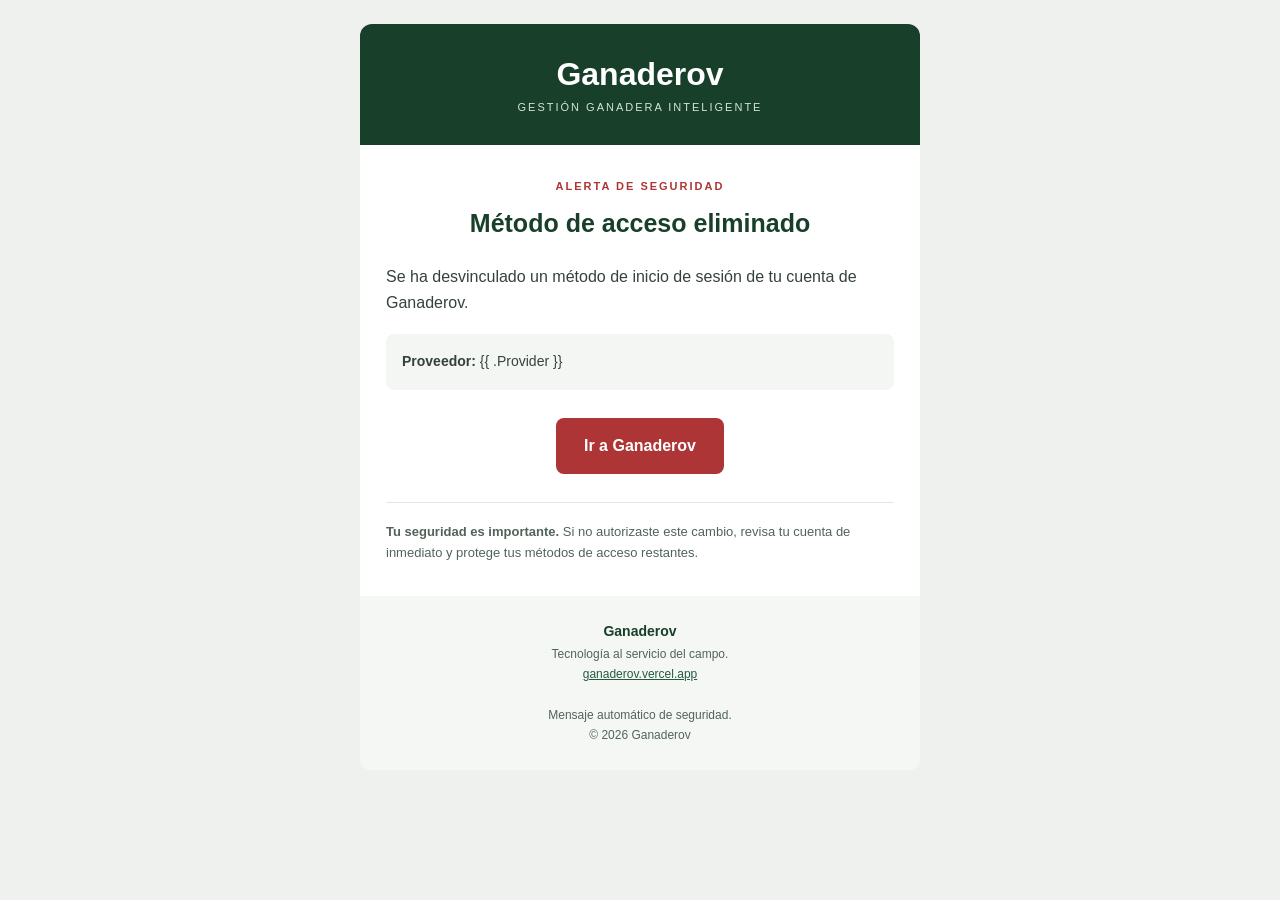
<file: plantillas_correo/10-sign-in-removed.html>
<!doctype html>
<html lang="es"><head><meta charset="utf-8"><meta name="viewport" content="width=device-width, initial-scale=1"><title>Ganaderov | Alerta: método de acceso eliminado</title></head>
<body style="margin:0;padding:0;background:#eef1ed;font-family:Arial,Helvetica,sans-serif;color:#35423a;">
<table role="presentation" width="100%" cellspacing="0" cellpadding="0" bgcolor="#eef1ed"><tr><td align="center" style="padding:24px 12px;">
<!--[if mso]><table role="presentation" width="560"><tr><td><![endif]-->
<table role="presentation" width="100%" cellspacing="0" cellpadding="0" bgcolor="#ffffff" style="max-width:560px;border-radius:12px;overflow:hidden;">
<tr><td bgcolor="#173f2a" align="center" style="padding:32px 24px;color:#ffffff;"><div style="font-size:32px;font-weight:bold;">Ganaderov</div><div style="font-size:11px;letter-spacing:2px;color:#d4e5d8;margin-top:8px;">GESTIÓN GANADERA INTELIGENTE</div></td></tr>
<tr><td style="padding:32px 26px;line-height:1.65;"><p style="margin:0 0 12px;text-align:center;color:#ad3535;font-weight:bold;font-size:11px;letter-spacing:2px;">ALERTA DE SEGURIDAD</p>
<h1 style="margin:0 0 24px;text-align:center;font-size:25px;line-height:1.3;color:#173f2a;">Método de acceso eliminado</h1>
<p style="margin:0 0 16px;font-size:16px;">Se ha desvinculado un método de inicio de sesión de tu cuenta de Ganaderov.</p><div style="background:#f4f6f4;border-radius:8px;padding:16px;margin:18px 0;overflow-wrap:anywhere;font-size:14px;"><strong>Proveedor:</strong> {{ .Provider }}</div><table role="presentation" cellspacing="0" cellpadding="0" align="center" style="margin:28px auto;"><tr><td bgcolor="#ad3535" style="border-radius:8px;text-align:center;"><a href="https://ganaderov.vercel.app/" style="display:inline-block;padding:15px 28px;color:#ffffff;font-size:16px;font-weight:bold;text-decoration:none;">Ir a Ganaderov</a></td></tr></table>
<div style="border-top:1px solid #e1e7e1;padding-top:18px;margin-top:24px;"><p style="margin:0;font-size:13px;color:#526459;"><strong>Tu seguridad es importante.</strong> Si no autorizaste este cambio, revisa tu cuenta de inmediato y protege tus métodos de acceso restantes.</p></div></td></tr>
<tr><td bgcolor="#f5f7f5" align="center" style="padding:24px;font-size:12px;line-height:1.7;color:#526459;"><strong style="color:#173f2a;font-size:14px;">Ganaderov</strong><br>Tecnología al servicio del campo.<br><a href="https://ganaderov.vercel.app/" style="color:#245b40;">ganaderov.vercel.app</a><br><br>Mensaje automático de seguridad.<br>© 2026 Ganaderov</td></tr>
</table><!--[if mso]></td></tr></table><![endif]-->
</td></tr></table></body></html>
</file>
<file: legal.css>
:root {
  color-scheme: light;
  font-family: "DM Sans", "Segoe UI", sans-serif;
  color: #27342b;
  background: #f3f6f1;
  font-synthesis: none;
  text-rendering: optimizeLegibility;
}

* { box-sizing: border-box; }

body {
  min-width: 320px;
  margin: 0;
  background:
    radial-gradient(ellipse at 50% 0, rgba(197, 219, 190, .42), transparent 42%),
    #f3f6f1;
}

.legal-page {
  width: min(100% - 32px, 840px);
  margin: 0 auto;
  padding: 32px 0 42px;
}

.legal-header {
  display: flex;
  align-items: center;
  justify-content: space-between;
  gap: 18px;
  margin-bottom: 24px;
}

.legal-brand {
  display: inline-flex;
  align-items: center;
  gap: 11px;
  color: #263d2d;
  text-decoration: none;
}

.legal-brand img { display: block; border-radius: 12px; }
.legal-brand strong, .legal-brand small { display: block; }
.legal-brand strong { font: 800 17px Manrope, "Segoe UI", sans-serif; letter-spacing: -.4px; }
.legal-brand small { margin-top: 4px; color: #788577; font-size: 9px; font-weight: 700; letter-spacing: 1.25px; }

.legal-nav {
  display: flex;
  flex-wrap: wrap;
  justify-content: flex-end;
  gap: 8px 16px;
}

.legal-nav a, .legal-footer a {
  color: #397348;
  font-size: 12px;
  font-weight: 700;
  text-decoration: none;
}

.legal-nav a:hover, .legal-footer a:hover { text-decoration: underline; }
.legal-brand:focus-visible, .legal-nav a:focus-visible, .legal-footer a:focus-visible { outline: 3px solid #9bbd99; outline-offset: 3px; }

.legal-card {
  padding: clamp(24px, 6vw, 52px);
  border: 1px solid #e6ebe3;
  border-radius: 18px;
  background: #fff;
  box-shadow: 0 24px 70px rgba(37, 57, 39, .08);
}

.legal-kicker {
  margin: 0 0 9px;
  color: #648165;
  font-size: 10px;
  font-weight: 800;
  letter-spacing: 1.5px;
}

h1, h2 { color: #26372a; font-family: Manrope, "Segoe UI", sans-serif; }
h1 { margin: 0; font-size: clamp(28px, 5vw, 38px); letter-spacing: -1px; line-height: 1.2; }
.legal-updated { margin: 12px 0 28px; color: #7c857a; font-size: 12px; }
.legal-intro { color: #475447; font-size: 15px; line-height: 1.8; }
.legal-content h2 { margin: 30px 0 9px; font-size: 18px; letter-spacing: -.3px; }
.legal-content p, .legal-content li { color: #586257; font-size: 14px; line-height: 1.8; }
.legal-content p { margin: 9px 0; }
.legal-content ul, .legal-content ol { padding-left: 22px; }
.legal-content a { color: #397348; overflow-wrap: anywhere; }
.legal-callout { margin-top: 24px; padding: 15px 17px; border-left: 3px solid #75a27a; border-radius: 6px; background: #f1f6ef; }
.legal-callout p { margin: 0; }

.legal-footer {
  display: flex;
  flex-wrap: wrap;
  justify-content: space-between;
  gap: 12px 20px;
  padding: 20px 4px 0;
  color: #849080;
  font-size: 11px;
}

.legal-footer p { margin: 0; }
.legal-footer nav { display: flex; flex-wrap: wrap; gap: 8px 16px; }

@media (max-width: 620px) {
  .legal-page { width: min(100% - 24px, 840px); padding-top: 20px; }
  .legal-header { align-items: flex-start; flex-direction: column; }
  .legal-nav { justify-content: flex-start; }
  .legal-card { border-radius: 14px; }
}

@media (prefers-reduced-motion: reduce) {
  *, *::before, *::after { scroll-behavior: auto !important; transition-duration: .01ms !important; }
}
</file>
